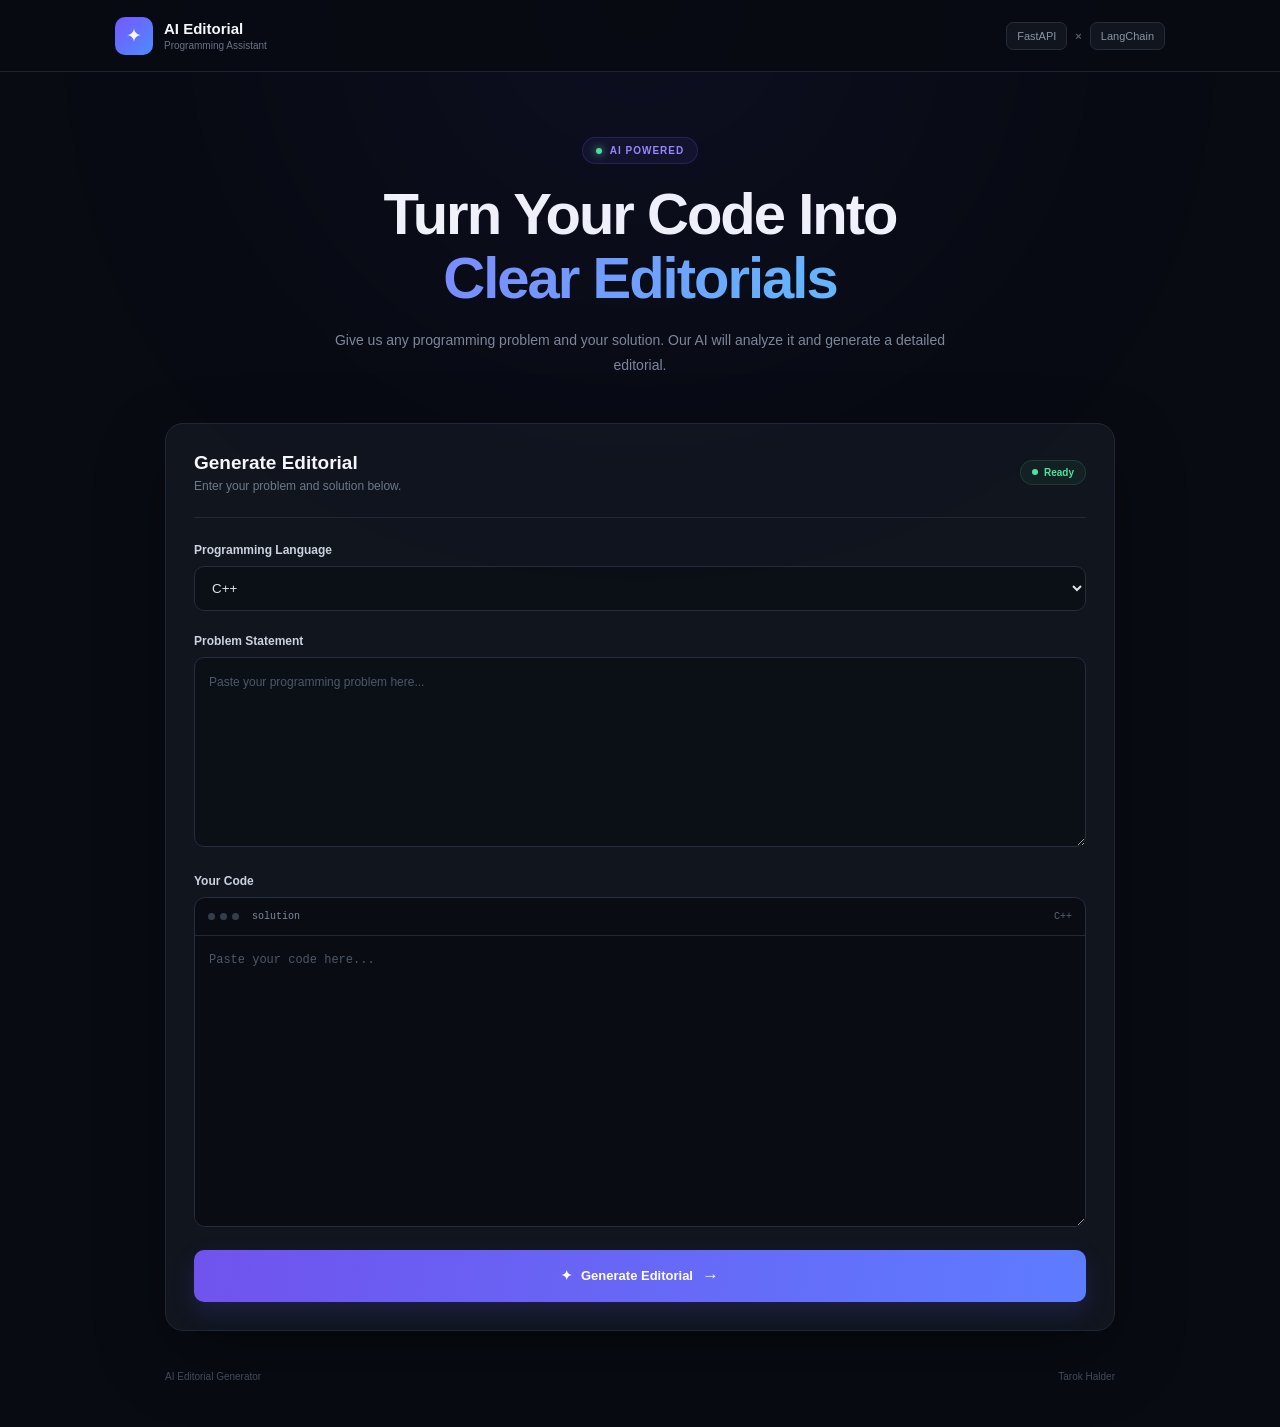
<file: ai-editorial-generator/frontend/index.html>
<!DOCTYPE html>
<html lang="en">
<head>
    <meta charset="UTF-8">
    <meta name="viewport" content="width=device-width, initial-scale=1.0">
    <title>AI Editorial Generator</title>
    <link rel="stylesheet" href="style.css">
</head>
<body>

    <nav class="navbar">
        <div class="nav-content">
            <div class="logo">
                <div class="logo-icon">✦</div>
                <div>
                    <h2>AI Editorial</h2>
                    <span>Programming Assistant</span>
                </div>
            </div>

            <div class="stack">
                <span>FastAPI</span>
                <b>×</b>
                <span>LangChain</span>
            </div>
        </div>
    </nav>

    <main class="container">

        <section class="hero">
            <div class="badge">
                <span class="dot"></span>
                AI POWERED
            </div>

            <h1>
                Turn Your Code Into
                <span>Clear Editorials</span>
            </h1>

            <p>
                Give us any programming problem and your solution.
                Our AI will analyze it and generate a detailed editorial.
            </p>
        </section>

        <section class="editor-card">

            <div class="card-header">
                <div>
                    <h2>Generate Editorial</h2>
                    <p>Enter your problem and solution below.</p>
                </div>

                <div class="ready">
                    <span></span>
                    Ready
                </div>
            </div>

            <div class="field language-field">
                <label for="language">Programming Language</label>

                <select id="language">
                    <option value="C++">C++</option>
                    <option value="Python">Python</option>
                    <option value="Java">Java</option>
                    <option value="JavaScript">JavaScript</option>
                    <option value="Go">Go</option>
                    <option value="Rust">Rust</option>
                </select>
            </div>

            <div class="field">
                <label for="problem">Problem Statement</label>

                <textarea
                    id="problem"
                    placeholder="Paste your programming problem here..."
                ></textarea>
            </div>

            <div class="field">
                <label for="code">Your Code</label>

                <div class="code-box">
                    <div class="code-header">
                        <div class="circles">
                            <span></span>
                            <span></span>
                            <span></span>
                        </div>

                        <div class="filename">
                            solution
                        </div>

                        <div class="language-label">
                            C++
                        </div>
                    </div>

                    <textarea
                        id="code"
                        class="code-input"
                        placeholder="Paste your code here..."
                    ></textarea>
                </div>
            </div>

            <button id="generateBtn" type="button">
                <span>✦</span>
                Generate Editorial
                <strong>→</strong>
            </button>

        </section>

        <section id="loading" class="loading hidden">
            <div class="spinner"></div>

            <div>
                <h3>Generating Editorial</h3>
                <p>AI is analyzing your solution...</p>
            </div>
        </section>

        <section id="output" class="output hidden">

            <div class="output-header">
                <div class="output-badge">
                    ✦ GENERATED EDITORIAL
                </div>

                <h2>Your Solution Explained</h2>
            </div>

            <div class="result-card">
                <div class="result-title">
                    <span>01</span>
                    <h3>Approach</h3>
                </div>

                <p id="approach"></p>
            </div>

            <div class="result-card">
                <div class="result-title">
                    <span>02</span>
                    <h3>Algorithm</h3>
                </div>

                <ul id="algorithm"></ul>
            </div>

            <div class="result-card">
                <div class="result-title">
                    <span>03</span>
                    <h3>Why It Works</h3>
                </div>

                <p id="whyWorks"></p>
            </div>

            <div class="result-card">
                <div class="result-title">
                    <span>04</span>
                    <h3>Complexity</h3>
                </div>

                <p id="complexity"></p>
            </div>

            <div class="result-card">
                <div class="result-title">
                    <span>05</span>
                    <h3>Code Explanation</h3>
                </div>

                <p id="codeExplanation"></p>
            </div>

            <div class="result-card">
                <div class="result-title">
                    <span>06</span>
                    <h3>Common Mistakes</h3>
                </div>

                <ul id="mistakes"></ul>
            </div>

            <div class="result-card">
                <div class="result-title">
                    <span>07</span>
                    <h3>Alternative Approach</h3>
                </div>

                <p id="alternative"></p>
            </div>

        </section>

        <footer>
            <span>AI Editorial Generator</span>
            <span>Tarok Halder</span>
        </footer>

    </main>

    <script src="script.js"></script>

</body>
</html>
</file>
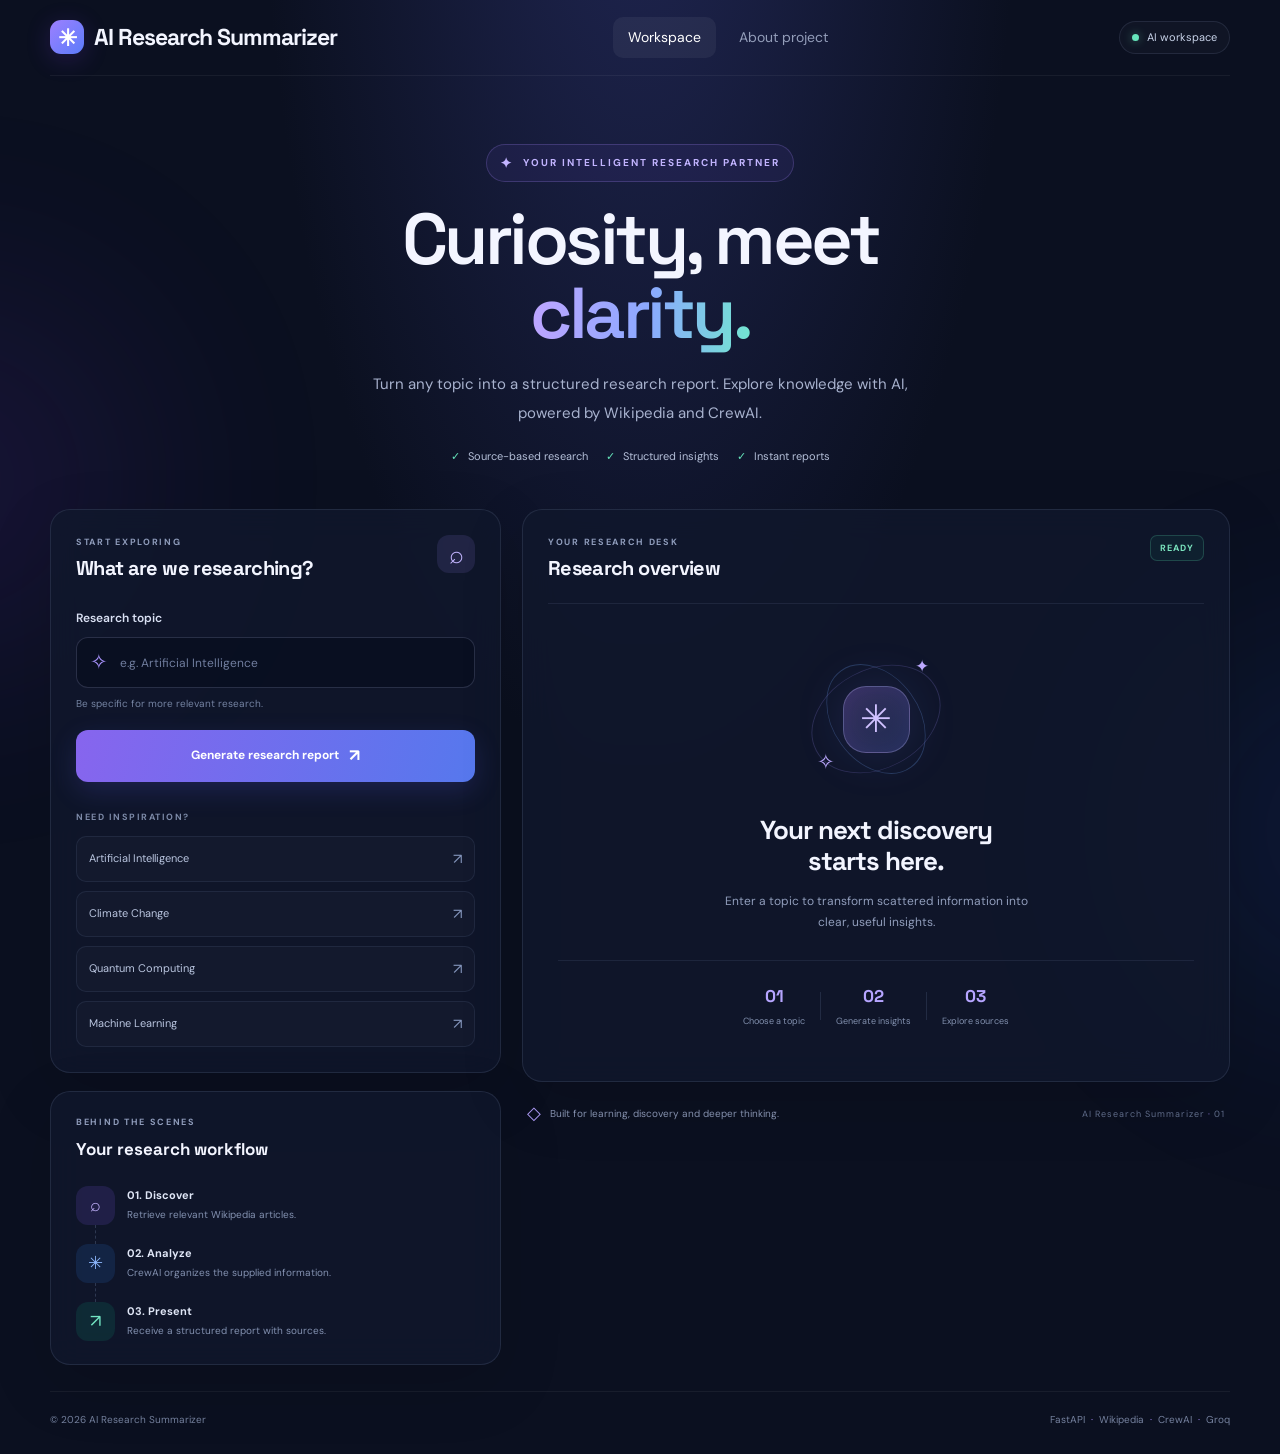
<file: research-summarizer/frontend/index.html>
<!DOCTYPE html>
<html lang="en">
<head>
    <meta charset="UTF-8">
    <meta name="viewport" content="width=device-width, initial-scale=1.0">
    <meta name="theme-color" content="#0b1020">
    <meta name="description" content="An AI-powered research assistant using Wikipedia, CrewAI and Groq.">
    <title>AI Research Summarizer — Research Workspace</title>

    <link rel="preconnect" href="https://fonts.googleapis.com">
    <link rel="preconnect" href="https://fonts.gstatic.com" crossorigin>
    <link href="https://fonts.googleapis.com/css2?family=DM+Sans:wght@400;500;600;700&family=Space+Grotesk:wght@400;500;600;700&display=swap" rel="stylesheet">
    <link rel="stylesheet" href="style.css">
</head>
<body>
    <div class="ambient ambient-one"></div>
    <div class="ambient ambient-two"></div>

    <header class="topbar">
        <a class="brand" href="index.html">
            <span class="brand-icon">✳</span>
            <span>AI Research Summarizer</span>
        </a>

        <nav class="nav-links">
            <a class="nav-active" href="index.html">Workspace</a>
            <a href="about.html">About project</a>
        </nav>

        <div class="status-pill">
            <span class="status-dot"></span>
            AI workspace
        </div>
    </header>

    <main class="page-shell">
        <section class="hero">
            <div class="eyebrow">
                <span class="eyebrow-icon">✦</span>
                YOUR INTELLIGENT RESEARCH PARTNER
            </div>

            <h1>Curiosity, meet<br><span class="gradient-text">clarity.</span></h1>

            <p class="hero-description">
                Turn any topic into a structured research report.
                Explore knowledge with AI, powered by Wikipedia and CrewAI.
            </p>

            <div class="hero-meta">
                <span><span class="meta-check">✓</span> Source-based research</span>
                <span><span class="meta-check">✓</span> Structured insights</span>
                <span><span class="meta-check">✓</span> Instant reports</span>
            </div>
        </section>

        <section class="workspace-grid">
            <aside class="left-column">
                <div class="panel search-panel">
                    <div class="panel-heading">
                        <div>
                            <div class="section-kicker">START EXPLORING</div>
                            <h2>What are we researching?</h2>
                        </div>
                        <span class="heading-icon">⌕</span>
                    </div>

                    <form id="research-form">
                        <label for="topic">Research topic</label>

                        <div class="input-wrap">
                            <span class="input-icon">✧</span>
                            <input
                                id="topic"
                                name="topic"
                                type="text"
                                minlength="3"
                                maxlength="200"
                                placeholder="e.g. Artificial Intelligence"
                                autocomplete="off"
                                required
                            >
                        </div>

                        <p class="field-hint">
                            Be specific for more relevant research.
                        </p>

                        <button class="primary-button" type="submit" id="research-button">
                            <span id="button-label">Generate research report</span>
                            <span class="button-arrow">↗</span>
                        </button>
                    </form>

                    <div class="suggestions">
                        <div class="suggestion-title">NEED INSPIRATION?</div>

                        <button class="topic-chip" type="button" data-topic="Artificial Intelligence">
                            Artificial Intelligence <span>↗</span>
                        </button>

                        <button class="topic-chip" type="button" data-topic="Climate Change">
                            Climate Change <span>↗</span>
                        </button>

                        <button class="topic-chip" type="button" data-topic="Quantum Computing">
                            Quantum Computing <span>↗</span>
                        </button>

                        <button class="topic-chip" type="button" data-topic="Machine Learning">
                            Machine Learning <span>↗</span>
                        </button>
                    </div>
                </div>

                <div class="panel workflow-panel">
                    <div class="section-kicker">BEHIND THE SCENES</div>
                    <h3>Your research workflow</h3>

                    <div class="workflow-step">
                        <div class="step-icon step-purple">⌕</div>
                        <div class="step-copy">
                            <strong>01. Discover</strong>
                            <p>Retrieve relevant Wikipedia articles.</p>
                        </div>
                    </div>

                    <div class="workflow-line"></div>

                    <div class="workflow-step">
                        <div class="step-icon step-blue">✳</div>
                        <div class="step-copy">
                            <strong>02. Analyze</strong>
                            <p>CrewAI organizes the supplied information.</p>
                        </div>
                    </div>

                    <div class="workflow-line"></div>

                    <div class="workflow-step">
                        <div class="step-icon step-green">↗</div>
                        <div class="step-copy">
                            <strong>03. Present</strong>
                            <p>Receive a structured report with sources.</p>
                        </div>
                    </div>
                </div>
            </aside>

            <section class="right-column">
                <div class="panel report-panel">
                    <div class="report-topbar">
                        <div>
                            <div class="section-kicker">YOUR RESEARCH DESK</div>
                            <h2 id="report-heading">Research overview</h2>
                        </div>

                        <span class="report-badge" id="report-badge">READY</span>
                    </div>

                    <div id="welcome-state" class="welcome-state">
                        <div class="orbit">
                            <div class="orbit-ring"></div>
                            <div class="orbit-ring orbit-ring-two"></div>
                            <div class="orbit-core">✳</div>
                            <span class="orbit-star star-one">✦</span>
                            <span class="orbit-star star-two">✧</span>
                        </div>

                        <h3>Your next discovery<br>starts here.</h3>

                        <p>
                            Enter a topic to transform scattered information
                            into clear, useful insights.
                        </p>

                        <div class="welcome-mini-stats">
                            <div>
                                <strong>01</strong>
                                <span>Choose a topic</span>
                            </div>

                            <div class="mini-divider"></div>

                            <div>
                                <strong>02</strong>
                                <span>Generate insights</span>
                            </div>

                            <div class="mini-divider"></div>

                            <div>
                                <strong>03</strong>
                                <span>Explore sources</span>
                            </div>
                        </div>
                    </div>

                    <div id="loading-state" class="loading-state hidden">
                        <div class="loader-orbit"><span>✳</span></div>

                        <h3 id="loading-title">Research in progress</h3>

                        <p id="loading-message">
                            Collecting relevant knowledge...
                        </p>

                        <div class="loading-track">
                            <span></span>
                        </div>

                        <p class="loading-note">
                            Complex topics may take a little longer.
                        </p>
                    </div>

                    <div id="error-state" class="error-state hidden">
                        <div class="error-icon">!</div>

                        <h3>We couldn't finish this research</h3>

                        <p id="error-message">Please try again.</p>

                        <button
                            type="button"
                            class="secondary-button"
                            id="retry-button"
                        >
                            Try again ↻
                        </button>
                    </div>

                    <div id="result-state" class="result-state hidden">
                        <div class="result-summary">
                            <div class="result-label">RESEARCH TOPIC</div>

                            <h3 id="result-topic"></h3>

                            <div class="result-metadata">
                                <span class="metadata-dot"></span>

                                <span id="result-source-count">
                                    0 sources found
                                </span>

                                <span class="metadata-separator">·</span>

                                <span>AI-generated report</span>
                            </div>
                        </div>

                        <div class="report-actions">
                            <span class="section-kicker">FINAL REPORT</span>

                            <button
                                id="copy-button"
                                class="secondary-button"
                                type="button"
                            >
                                ▢ Copy report
                            </button>
                        </div>

                        <article
                            id="report-content"
                            class="report-content"
                        ></article>

                        <div class="sources-heading">
                            <div>
                                <div class="section-kicker">EXPLORE FURTHER</div>
                                <h3>Research sources</h3>
                            </div>

                            <span
                                id="sources-count-badge"
                                class="count-badge"
                            >
                                0
                            </span>
                        </div>

                        <div id="sources-list" class="sources-list"></div>

                        <p class="source-disclaimer">
                            AI-generated summaries can contain errors.
                            Check the original sources for important details.
                        </p>
                    </div>
                </div>

                <div class="bottom-note">
                    <span class="note-shield">◇</span>

                    <span>
                        Built for learning, discovery and deeper thinking.
                    </span>

                    <span class="note-right">
                        AI Research Summarizer <span>·</span> 01
                    </span>
                </div>
            </section>
        </section>

        <footer class="footer">
            <span>© 2026 AI Research Summarizer</span>

            <span>
                FastAPI
                <span class="footer-dot">·</span>
                Wikipedia
                <span class="footer-dot">·</span>
                CrewAI
                <span class="footer-dot">·</span>
                Groq
            </span>
        </footer>
    </main>

    <script src="script.js"></script>
</body>
</html>
</file>
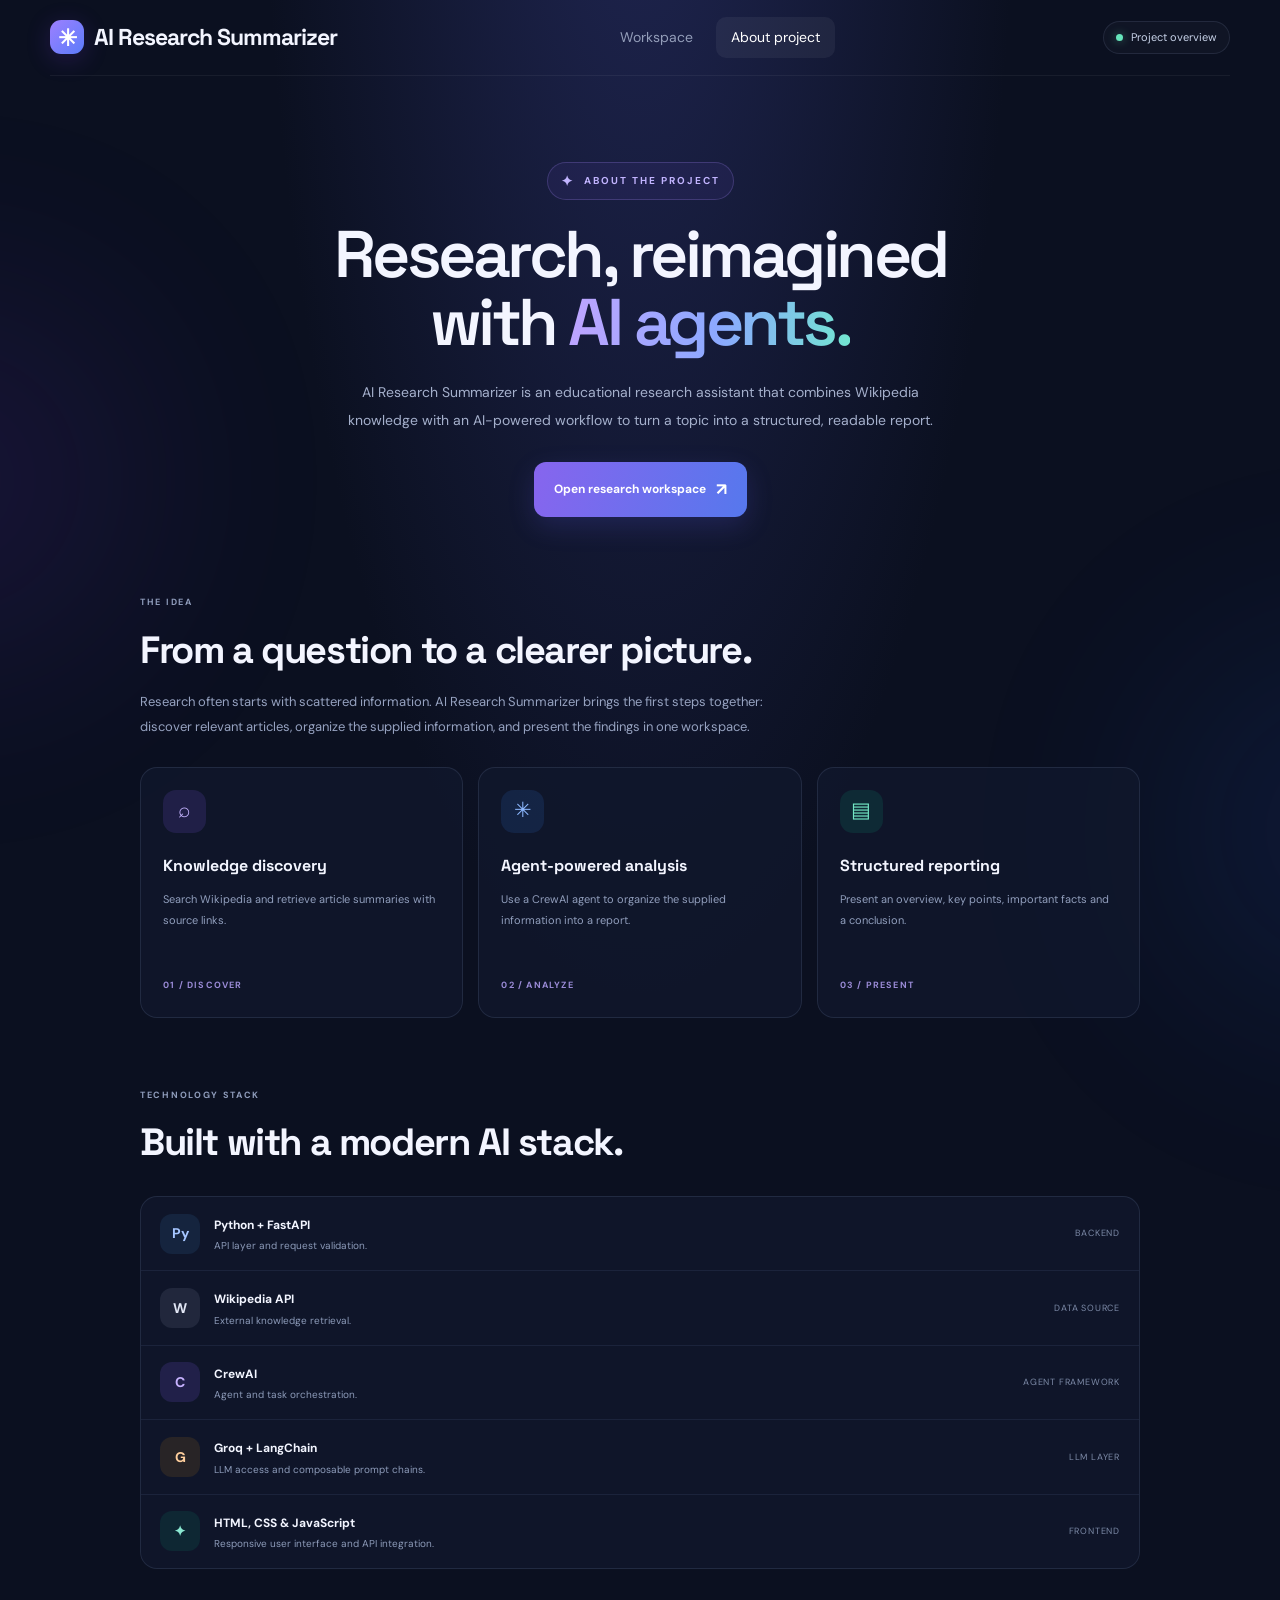
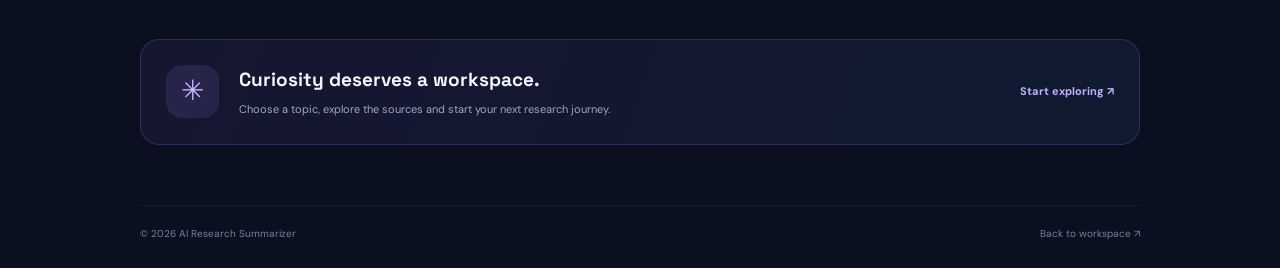
<file: research-summarizer/frontend/about.html>
<!DOCTYPE html>
<html lang="en">
<head>
    <meta charset="UTF-8">
    <meta name="viewport" content="width=device-width, initial-scale=1.0">
    <meta name="theme-color" content="#0b1020">
    <title>About AI Research Summarizer — Research Workspace</title>

    <link rel="preconnect" href="https://fonts.googleapis.com">
    <link href="https://fonts.googleapis.com/css2?family=DM+Sans:wght@400;500;600;700&family=Space+Grotesk:wght@400;500;600;700&display=swap" rel="stylesheet">
    <link rel="stylesheet" href="style.css">
</head>
<body>
    <div class="ambient ambient-one"></div>
    <div class="ambient ambient-two"></div>

    <header class="topbar">
        <a class="brand" href="index.html">
            <span class="brand-icon">✳</span>
            <span>AI Research Summarizer</span>
        </a>

        <nav class="nav-links">
            <a href="index.html">Workspace</a>
            <a class="nav-active" href="about.html">About project</a>
        </nav>

        <div class="status-pill">
            <span class="status-dot"></span>
            Project overview
        </div>
    </header>

    <main class="about-shell">
        <section class="about-hero">
            <div class="eyebrow">
                <span class="eyebrow-icon">✦</span>
                ABOUT THE PROJECT
            </div>

            <h1>Research, reimagined<br>with <span class="gradient-text">AI agents.</span></h1>

            <p>
                AI Research Summarizer is an educational research assistant
                that combines Wikipedia knowledge with an AI-powered workflow
                to turn a topic into a structured, readable report.
            </p>

            <a class="primary-button about-cta" href="index.html">
                Open research workspace <span class="button-arrow">↗</span>
            </a>
        </section>

        <section class="about-section">
            <div class="section-kicker">THE IDEA</div>
            <h2>From a question to a clearer picture.</h2>

            <p class="section-description">
                Research often starts with scattered information.
                AI Research Summarizer brings the first steps together:
                discover relevant articles, organize the supplied information,
                and present the findings in one workspace.
            </p>

            <div class="feature-grid">
                <article class="feature-card">
                    <div class="feature-icon feature-purple">⌕</div>
                    <h3>Knowledge discovery</h3>
                    <p>Search Wikipedia and retrieve article summaries with source links.</p>
                    <span class="feature-number">01 / DISCOVER</span>
                </article>

                <article class="feature-card">
                    <div class="feature-icon feature-blue">✳</div>
                    <h3>Agent-powered analysis</h3>
                    <p>Use a CrewAI agent to organize the supplied information into a report.</p>
                    <span class="feature-number">02 / ANALYZE</span>
                </article>

                <article class="feature-card">
                    <div class="feature-icon feature-green">▤</div>
                    <h3>Structured reporting</h3>
                    <p>Present an overview, key points, important facts and a conclusion.</p>
                    <span class="feature-number">03 / PRESENT</span>
                </article>
            </div>
        </section>

        <section class="about-section">
            <div class="section-kicker">TECHNOLOGY STACK</div>
            <h2>Built with a modern AI stack.</h2>

            <div class="tech-list">
                <div class="tech-row">
                    <span class="tech-symbol tech-python">Py</span>
                    <div>
                        <strong>Python + FastAPI</strong>
                        <p>API layer and request validation.</p>
                    </div>
                    <span class="tech-category">BACKEND</span>
                </div>

                <div class="tech-row">
                    <span class="tech-symbol tech-wiki">W</span>
                    <div>
                        <strong>Wikipedia API</strong>
                        <p>External knowledge retrieval.</p>
                    </div>
                    <span class="tech-category">DATA SOURCE</span>
                </div>

                <div class="tech-row">
                    <span class="tech-symbol tech-crew">C</span>
                    <div>
                        <strong>CrewAI</strong>
                        <p>Agent and task orchestration.</p>
                    </div>
                    <span class="tech-category">AGENT FRAMEWORK</span>
                </div>

                <div class="tech-row">
                    <span class="tech-symbol tech-groq">G</span>
                    <div>
                        <strong>Groq + LangChain</strong>
                        <p>LLM access and composable prompt chains.</p>
                    </div>
                    <span class="tech-category">LLM LAYER</span>
                </div>

                <div class="tech-row">
                    <span class="tech-symbol tech-web">✦</span>
                    <div>
                        <strong>HTML, CSS & JavaScript</strong>
                        <p>Responsive user interface and API integration.</p>
                    </div>
                    <span class="tech-category">FRONTEND</span>
                </div>
            </div>
        </section>

        <section class="about-callout">
            <div class="callout-star">✳</div>

            <div>
                <h2>Curiosity deserves a workspace.</h2>
                <p>Choose a topic, explore the sources and start your next research journey.</p>
            </div>

            <a href="index.html" class="callout-link">Start exploring ↗</a>
        </section>

        <footer class="footer">
            <span>© 2026 AI Research Summarizer</span>
            <a href="index.html">Back to workspace ↗</a>
        </footer>
    </main>
</body>
</html>
</file>
<file: ai-editorial-generator/frontend/style.css>
* {
    margin: 0;
    padding: 0;
    box-sizing: border-box;
}

body {
    font-family: Arial, sans-serif;
    background: #080b12;
    color: #f5f7fb;
    min-height: 100vh;
}

body::before {
    content: "";
    position: fixed;
    width: 500px;
    height: 500px;
    background: #6246ea;
    border-radius: 50%;
    filter: blur(180px);
    opacity: 0.12;
    top: -250px;
    left: 50%;
    transform: translateX(-50%);
    pointer-events: none;
}

.navbar {
    height: 72px;
    border-bottom: 1px solid #1c2330;
    background: rgba(8, 11, 18, 0.9);
    position: relative;
    z-index: 10;
}

.nav-content {
    width: 92%;
    max-width: 1050px;
    height: 100%;
    margin: auto;
    display: flex;
    align-items: center;
    justify-content: space-between;
}

.logo {
    display: flex;
    align-items: center;
    gap: 11px;
}

.logo-icon {
    width: 38px;
    height: 38px;
    display: flex;
    align-items: center;
    justify-content: center;
    border-radius: 10px;
    background: linear-gradient(135deg, #7657ff, #4d8cff);
    font-size: 19px;
}

.logo h2 {
    font-size: 15px;
    font-weight: 700;
}

.logo span {
    display: block;
    color: #697386;
    font-size: 10px;
    margin-top: 3px;
}

.stack {
    display: flex;
    align-items: center;
    gap: 8px;
    color: #8a94a6;
    font-size: 11px;
}

.stack span {
    padding: 7px 10px;
    border: 1px solid #252d3b;
    border-radius: 7px;
    background: #10151e;
}

.stack b {
    color: #535d6d;
}

.container {
    width: 92%;
    max-width: 950px;
    margin: auto;
    padding: 65px 0 45px;
}

.hero {
    text-align: center;
    margin-bottom: 45px;
}

.badge {
    display: inline-flex;
    align-items: center;
    gap: 8px;
    padding: 7px 13px;
    border-radius: 30px;
    background: rgba(116, 86, 255, 0.08);
    border: 1px solid rgba(116, 86, 255, 0.22);
    color: #9b8aff;
    font-size: 10px;
    font-weight: 700;
    letter-spacing: 1px;
    margin-bottom: 18px;
}

.dot {
    width: 6px;
    height: 6px;
    border-radius: 50%;
    background: #4ee49c;
    box-shadow: 0 0 8px #4ee49c;
}

.hero h1 {
    font-size: clamp(38px, 6vw, 58px);
    line-height: 1.1;
    letter-spacing: -2px;
    margin-bottom: 18px;
}

.hero h1 span {
    display: block;
    background: linear-gradient(100deg, #8b70ff, #54d8ff);
    -webkit-background-clip: text;
    background-clip: text;
    color: transparent;
}

.hero p {
    max-width: 620px;
    margin: auto;
    color: #7e899b;
    font-size: 14px;
    line-height: 1.8;
}

.editor-card {
    background: #10151e;
    border: 1px solid #202837;
    border-radius: 18px;
    padding: 28px;
    box-shadow: 0 25px 70px rgba(0, 0, 0, 0.3);
}

.card-header {
    display: flex;
    justify-content: space-between;
    align-items: center;
    padding-bottom: 24px;
    margin-bottom: 25px;
    border-bottom: 1px solid #202735;
}

.card-header h2 {
    font-size: 19px;
    margin-bottom: 5px;
}

.card-header p {
    color: #6e798b;
    font-size: 12px;
}

.ready {
    display: flex;
    align-items: center;
    gap: 6px;
    padding: 6px 11px;
    border-radius: 20px;
    background: rgba(78, 228, 156, 0.06);
    border: 1px solid rgba(78, 228, 156, 0.15);
    color: #4ee49c;
    font-size: 10px;
    font-weight: 600;
}

.ready span {
    width: 6px;
    height: 6px;
    background: #4ee49c;
    border-radius: 50%;
}

.field {
    margin-bottom: 23px;
}

.field label {
    display: block;
    margin-bottom: 9px;
    color: #cbd3df;
    font-size: 12px;
    font-weight: 600;
}

select,
textarea {
    width: 100%;
    outline: none;
    border: 1px solid #252e3d;
    background: #0b0f16;
    color: #dbe2ed;
    border-radius: 10px;
    transition: 0.2s;
}

select:focus,
textarea:focus {
    border-color: #7258e9;
    box-shadow: 0 0 0 3px rgba(114, 88, 233, 0.08);
}

select {
    height: 45px;
    padding: 0 13px;
    cursor: pointer;
}

textarea {
    height: 190px;
    padding: 14px;
    resize: vertical;
    font-family: Arial, sans-serif;
    font-size: 12px;
    line-height: 1.7;
}

textarea::placeholder {
    color: #4d5869;
}

.code-box {
    border: 1px solid #252e3d;
    border-radius: 11px;
    overflow: hidden;
    background: #090d13;
}

.code-header {
    height: 38px;
    display: flex;
    align-items: center;
    padding: 0 13px;
    border-bottom: 1px solid #202735;
    color: #657083;
    font-family: monospace;
    font-size: 10px;
}

.circles {
    display: flex;
    gap: 5px;
    margin-right: 13px;
}

.circles span {
    width: 7px;
    height: 7px;
    border-radius: 50%;
    background: #343d4b;
}

.filename {
    color: #7e899b;
}

.language-label {
    margin-left: auto;
    color: #586476;
}

.code-input {
    display: block;
    height: 290px;
    min-height: 290px;
    border: none;
    border-radius: 0;
    background: #090d13;
    color: #d8e2f0;
    font-family: "Courier New", monospace;
    font-size: 12px;
    line-height: 1.7;
}

.code-input:focus {
    border: none;
    box-shadow: none;
}

button {
    width: 100%;
    height: 52px;
    border: none;
    border-radius: 10px;
    background: linear-gradient(100deg, #7053ed, #5e7cff);
    color: white;
    font-size: 13px;
    font-weight: 700;
    cursor: pointer;
    display: flex;
    align-items: center;
    justify-content: center;
    gap: 9px;
    transition: 0.2s;
    box-shadow: 0 10px 25px rgba(92, 78, 220, 0.2);
}

button:hover {
    transform: translateY(-2px);
    box-shadow: 0 14px 30px rgba(92, 78, 220, 0.3);
}

button:active {
    transform: translateY(0);
}

button:disabled {
    opacity: 0.5;
    cursor: not-allowed;
    transform: none;
}

button strong {
    font-size: 17px;
    font-weight: 400;
}

.loading {
    margin-top: 20px;
    padding: 18px;
    background: #10151e;
    border: 1px solid #202837;
    border-radius: 12px;
    display: flex;
    align-items: center;
    justify-content: center;
    gap: 13px;
}

.loading h3 {
    font-size: 12px;
}

.loading p {
    color: #697486;
    font-size: 10px;
    margin-top: 3px;
}

.spinner {
    width: 22px;
    height: 22px;
    border: 2px solid #303949;
    border-top-color: #8068ff;
    border-radius: 50%;
    animation: spin 0.8s linear infinite;
}

@keyframes spin {
    to {
        transform: rotate(360deg);
    }
}

.hidden {
    display: none !important;
}

.output {
    margin-top: 60px;
}

.output-header {
    margin-bottom: 25px;
}

.output-badge {
    color: #9a88ff;
    font-size: 10px;
    font-weight: 700;
    letter-spacing: 1px;
    margin-bottom: 9px;
}

.output-header h2 {
    font-size: 27px;
    letter-spacing: -0.7px;
}

.result-card {
    padding: 25px;
    margin-bottom: 14px;
    background: #10151e;
    border: 1px solid #202837;
    border-radius: 14px;
}

.result-card:hover {
    border-color: #30394a;
}

.result-title {
    display: flex;
    align-items: center;
    gap: 11px;
    margin-bottom: 15px;
}

.result-title span {
    width: 29px;
    height: 29px;
    display: flex;
    align-items: center;
    justify-content: center;
    background: rgba(116, 86, 255, 0.09);
    border: 1px solid rgba(116, 86, 255, 0.15);
    border-radius: 7px;
    color: #9a88ff;
    font-size: 9px;
    font-weight: 700;
}

.result-title h3 {
    font-size: 15px;
}

.result-card p {
    color: #9aa5b5;
    font-size: 12px;
    line-height: 1.9;
    white-space: pre-wrap;
}

.result-card ul {
    padding-left: 21px;
    color: #9aa5b5;
}

.result-card li {
    font-size: 12px;
    line-height: 1.8;
    margin-bottom: 7px;
}

footer {
    padding-top: 40px;
    display: flex;
    justify-content: space-between;
    color: #414b5a;
    font-size: 10px;
}

@media (max-width: 700px) {
    .container {
        padding-top: 45px;
    }

    .stack {
        display: none;
    }

    .editor-card {
        padding: 20px;
    }

    .card-header {
        align-items: flex-start;
    }

    .ready {
        display: none;
    }

    .hero h1 {
        letter-spacing: -1px;
    }

    footer {
        flex-direction: column;
        gap: 8px;
    }
}

@media (max-width: 450px) {
    .logo span {
        display: none;
    }

    .hero p {
        font-size: 12px;
    }

    .editor-card {
        padding: 16px;
    }
}
</file>
<file: research-summarizer/frontend/style.css>
:root {
    --bg: #0b1020;
    --panel: rgba(17, 24, 44, 0.82);
    --panel-solid: #11182c;
    --panel-light: #171f38;
    --border: rgba(159, 177, 225, 0.13);
    --text: #f3f5ff;
    --muted: #939db9;
    --purple: #a78bfa;
    --blue: #76a9ff;
    --green: #66e5bb;
    --radius: 20px;
}

* {
    box-sizing: border-box;
}

html {
    scroll-behavior: smooth;
}

body {
    margin: 0;
    min-height: 100vh;
    color: var(--text);
    background:
        radial-gradient(ellipse at 50% -15%, #202653 0%, transparent 42%),
        var(--bg);
    font-family: "DM Sans", sans-serif;
    font-size: 14px;
    line-height: 1.6;
    overflow-x: hidden;
}

button,
input {
    font: inherit;
}

button,
a {
    -webkit-tap-highlight-color: transparent;
}

a {
    color: inherit;
    text-decoration: none;
}

button {
    color: inherit;
}

.ambient {
    position: fixed;
    width: 360px;
    height: 360px;
    border-radius: 50%;
    filter: blur(120px);
    opacity: 0.13;
    pointer-events: none;
    z-index: -1;
}

.ambient-one {
    background: #7c3aed;
    top: 300px;
    left: -230px;
}

.ambient-two {
    background: #2563eb;
    right: -250px;
    top: 650px;
}

.topbar {
    width: min(1180px, calc(100% - 48px));
    min-height: 76px;
    margin: auto;
    display: flex;
    align-items: center;
    justify-content: space-between;
    gap: 24px;
    border-bottom: 1px solid rgba(255, 255, 255, 0.055);
}

.brand {
    display: inline-flex;
    align-items: center;
    gap: 10px;
    font-family: "Space Grotesk", sans-serif;
    font-size: 23px;
    font-weight: 700;
    letter-spacing: -1px;
}

.brand-icon {
    display: grid;
    place-items: center;
    width: 34px;
    height: 34px;
    border-radius: 11px;
    background: linear-gradient(135deg, #9d80ff, #5b7cfa);
    color: white;
    font-size: 23px;
    box-shadow: 0 5px 24px #7c3aed36;
}

.brand-light {
    color: #a5b4fc;
    font-weight: 400;
}

.nav-links {
    display: flex;
    align-items: center;
    gap: 8px;
}

.nav-links a {
    color: var(--muted);
    padding: 9px 15px;
    border-radius: 10px;
    transition: 0.2s ease;
}

.nav-links a:hover,
.nav-links .nav-active {
    color: white;
    background: rgba(255, 255, 255, 0.055);
}

.status-pill {
    display: flex;
    align-items: center;
    gap: 8px;
    color: #c8d3e9;
    border: 1px solid var(--border);
    background: rgba(255, 255, 255, 0.025);
    border-radius: 30px;
    padding: 7px 12px;
    font-size: 11px;
    white-space: nowrap;
}

.status-dot,
.metadata-dot {
    width: 7px;
    height: 7px;
    background: var(--green);
    border-radius: 50%;
    box-shadow: 0 0 10px #66e5bb75;
}

.page-shell,
.about-shell {
    width: min(1180px, calc(100% - 48px));
    margin: auto;
}

.hero {
    text-align: center;
    padding: 68px 0 43px;
}

.eyebrow {
    display: inline-flex;
    align-items: center;
    gap: 9px;
    color: #c2b4ff;
    font-size: 10px;
    letter-spacing: 2px;
    font-weight: 700;
    border: 1px solid rgba(167, 139, 250, 0.23);
    background: rgba(139, 92, 246, 0.075);
    border-radius: 30px;
    padding: 7px 13px;
}

.eyebrow-icon {
    font-size: 14px;
}

.hero h1,
.about-hero h1 {
    margin: 21px 0 13px;
    font-family: "Space Grotesk", sans-serif;
    font-size: clamp(43px, 6.2vw, 72px);
    line-height: 1.02;
    letter-spacing: -3.5px;
    font-weight: 600;
}

.gradient-text {
    background: linear-gradient(95deg, #bba5ff 5%, #8ba9ff 54%, #72e6d0 100%);
    background-clip: text;
    -webkit-background-clip: text;
    color: transparent;
}

.hero-description {
    max-width: 570px;
    margin: 20px auto 21px;
    color: #a8b2ce;
    font-size: 15px;
    line-height: 1.9;
}

.hero-meta {
    display: flex;
    flex-wrap: wrap;
    justify-content: center;
    gap: 18px;
    color: #b4bfd8;
    font-size: 11px;
}

.meta-check {
    color: var(--green);
    margin-right: 5px;
}

.workspace-grid {
    display: grid;
    grid-template-columns: 0.86fr 1.35fr;
    align-items: start;
    gap: 21px;
}

.left-column,
.right-column {
    min-width: 0;
}

.left-column {
    display: grid;
    gap: 18px;
}

.panel {
    border: 1px solid var(--border);
    background: var(--panel);
    border-radius: var(--radius);
    box-shadow: 0 20px 65px rgba(0, 0, 0, 0.13);
    backdrop-filter: blur(16px);
}

.search-panel {
    padding: 25px;
}

.panel-heading,
.report-topbar {
    display: flex;
    align-items: flex-start;
    justify-content: space-between;
    gap: 12px;
}

.section-kicker {
    color: #8f9cbb;
    font-size: 9px;
    font-weight: 700;
    letter-spacing: 1.7px;
}

.panel h2,
.report-topbar h2 {
    margin: 6px 0 0;
    font-family: "Space Grotesk", sans-serif;
    font-size: 20px;
    letter-spacing: -0.65px;
    line-height: 1.35;
}

.heading-icon {
    display: grid;
    place-items: center;
    width: 38px;
    height: 38px;
    flex-shrink: 0;
    border-radius: 12px;
    color: #c3b5ff;
    background: rgba(167, 139, 250, 0.12);
    font-size: 25px;
}

#research-form {
    margin-top: 27px;
}

#research-form label {
    display: block;
    margin-bottom: 9px;
    color: #d9e0f3;
    font-size: 12px;
    font-weight: 600;
}

.input-wrap {
    display: flex;
    align-items: center;
    gap: 10px;
    border: 1px solid rgba(163, 177, 218, 0.2);
    border-radius: 12px;
    padding: 0 13px;
    background: rgba(5, 10, 24, 0.47);
    transition: border-color 0.2s, box-shadow 0.2s;
}

.input-wrap:focus-within {
    border-color: #9982f4;
    box-shadow: 0 0 0 3px #8b5cf61c;
}

.input-icon {
    color: #aa94ff;
    font-size: 21px;
}

.input-wrap input {
    width: 100%;
    min-width: 0;
    height: 49px;
    outline: none;
    border: 0;
    color: white;
    background: transparent;
    font-size: 12px;
}

.input-wrap input::placeholder {
    color: #707d9e;
}

.field-hint {
    color: #7583a2;
    font-size: 10px;
    margin: 8px 0 18px;
}

.primary-button {
    width: 100%;
    min-height: 49px;
    display: inline-flex;
    align-items: center;
    justify-content: center;
    gap: 10px;
    border: 0;
    border-radius: 12px;
    padding: 12px 17px;
    color: white;
    background: linear-gradient(105deg, #8765ee, #5678ed);
    box-shadow: 0 9px 27px rgba(94, 92, 233, 0.19);
    font-size: 12px;
    font-weight: 700;
    cursor: pointer;
    transition: transform 0.2s, filter 0.2s, box-shadow 0.2s;
}

.primary-button:hover {
    transform: translateY(-2px);
    filter: brightness(1.1);
    box-shadow: 0 12px 32px rgba(94, 92, 233, 0.3);
}

.primary-button:disabled {
    opacity: 0.7;
    cursor: wait;
    transform: none;
}

.button-arrow {
    font-size: 17px;
}

.suggestions {
    margin-top: 28px;
    display: grid;
    gap: 9px;
}

.suggestion-title {
    color: #7d8aa8;
    font-size: 9px;
    font-weight: 700;
    letter-spacing: 1.5px;
    margin-bottom: 3px;
}

.topic-chip {
    display: flex;
    justify-content: space-between;
    align-items: center;
    gap: 10px;
    width: 100%;
    border: 1px solid rgba(159, 177, 225, 0.1);
    border-radius: 10px;
    padding: 10px 12px;
    color: #bac5df;
    background: rgba(255, 255, 255, 0.018);
    text-align: left;
    font-size: 11px;
    cursor: pointer;
    transition: 0.2s ease;
}

.topic-chip span {
    color: #8495bb;
    font-size: 15px;
}

.topic-chip:hover {
    color: white;
    border-color: #a78bfa50;
    background: rgba(167, 139, 250, 0.07);
}

.workflow-panel {
    padding: 23px 25px;
}

.workflow-panel h3 {
    font-family: "Space Grotesk", sans-serif;
    font-size: 17px;
    margin: 7px 0 22px;
}

.workflow-step {
    display: flex;
    align-items: center;
    gap: 12px;
}

.step-icon {
    display: grid;
    place-items: center;
    width: 39px;
    height: 39px;
    border-radius: 12px;
    flex-shrink: 0;
    font-size: 18px;
}

.step-purple,
.feature-purple {
    color: #c5b4ff;
    background: rgba(139, 92, 246, 0.14);
}

.step-blue,
.feature-blue {
    color: #8eb9ff;
    background: rgba(59, 130, 246, 0.13);
}

.step-green,
.feature-green {
    color: #73e6c4;
    background: rgba(16, 185, 129, 0.12);
}

.step-copy strong {
    display: block;
    color: #e0e6f6;
    font-size: 11px;
}

.step-copy p {
    color: #8491b0;
    font-size: 10px;
    margin: 3px 0 0;
    line-height: 1.6;
}

.workflow-line {
    height: 19px;
    margin-left: 19px;
    border-left: 1px dashed rgba(152, 167, 208, 0.24);
}

.report-panel {
    padding: 25px;
    min-height: 570px;
}

.report-topbar {
    padding-bottom: 21px;
    border-bottom: 1px solid rgba(159, 177, 225, 0.1);
}

.report-badge {
    border: 1px solid rgba(102, 229, 187, 0.2);
    color: #7be5bf;
    background: rgba(16, 185, 129, 0.07);
    padding: 5px 9px;
    border-radius: 7px;
    font-size: 9px;
    font-weight: 700;
    letter-spacing: 1px;
}

.welcome-state {
    text-align: center;
    padding: 42px 10px 28px;
}

.orbit {
    width: 146px;
    height: 146px;
    position: relative;
    display: grid;
    place-items: center;
    margin: 0 auto 23px;
}

.orbit-ring {
    position: absolute;
    inset: 5px;
    border: 1px solid rgba(167, 139, 250, 0.2);
    border-radius: 50%;
    transform: rotate(-28deg) scaleY(0.73);
}

.orbit-ring-two {
    inset: 13px;
    border-color: rgba(118, 169, 255, 0.24);
    transform: rotate(54deg) scaleY(0.72);
}

.orbit-core {
    width: 67px;
    height: 67px;
    display: grid;
    place-items: center;
    border: 1px solid rgba(191, 176, 255, 0.32);
    border-radius: 23px;
    background: linear-gradient(135deg, #35305d, #202d53);
    color: #d0c1ff;
    font-size: 38px;
    box-shadow: 0 0 50px #8170f528, inset 0 0 22px #8b5cf61a;
}

.orbit-star {
    position: absolute;
    color: #bda9ff;
}

.star-one {
    top: 7px;
    right: 20px;
    font-size: 17px;
}

.star-two {
    bottom: 13px;
    left: 14px;
    font-size: 21px;
}

.welcome-state h3 {
    font-family: "Space Grotesk", sans-serif;
    font-size: 26px;
    letter-spacing: -1px;
    line-height: 1.2;
    margin: 0;
}

.welcome-state > p {
    max-width: 330px;
    margin: 13px auto 26px;
    color: #919dbb;
    font-size: 12px;
    line-height: 1.8;
}

.welcome-mini-stats {
    display: flex;
    align-items: center;
    justify-content: center;
    gap: 15px;
    padding-top: 22px;
    border-top: 1px solid rgba(159, 177, 225, 0.1);
}

.welcome-mini-stats div:not(.mini-divider) {
    display: grid;
    gap: 4px;
}

.welcome-mini-stats strong {
    font-family: "Space Grotesk", sans-serif;
    font-size: 17px;
    color: #b6a5ff;
}

.welcome-mini-stats span {
    color: #8390ae;
    font-size: 9px;
}

.mini-divider {
    width: 1px;
    height: 28px;
    background: rgba(159, 177, 225, 0.14);
}

.hidden {
    display: none !important;
}

.loading-state {
    min-height: 430px;
    display: flex;
    flex-direction: column;
    align-items: center;
    justify-content: center;
    text-align: center;
}

.loader-orbit {
    width: 72px;
    height: 72px;
    display: grid;
    place-items: center;
    border-radius: 50%;
    border: 2px solid #a78bfa2e;
    border-top-color: #a78bfa;
    animation: spin 1.2s linear infinite;
    margin-bottom: 23px;
}

.loader-orbit span {
    font-size: 31px;
    color: #c3b4ff;
    animation: spin 1.2s linear infinite reverse;
}

.loading-state h3,
.error-state h3 {
    font-family: "Space Grotesk", sans-serif;
    font-size: 22px;
    margin: 0;
}

.loading-state > p {
    color: var(--muted);
    font-size: 12px;
}

.loading-track {
    width: min(270px, 90%);
    height: 4px;
    background: #202944;
    border-radius: 5px;
    overflow: hidden;
    margin-top: 13px;
}

.loading-track span {
    display: block;
    width: 40%;
    height: 100%;
    border-radius: 5px;
    background: linear-gradient(90deg, #8b5cf6, #76a9ff, #66e5bb);
    animation: progress 2s ease-in-out infinite alternate;
}

.loading-note {
    font-size: 10px !important;
    margin-top: 17px;
}

@keyframes spin {
    to { transform: rotate(360deg); }
}

@keyframes progress {
    from { transform: translateX(-5%); }
    to { transform: translateX(155%); }
}

.error-state {
    text-align: center;
    padding: 65px 10px;
}

.error-icon {
    width: 45px;
    height: 45px;
    display: grid;
    place-items: center;
    margin: 0 auto 17px;
    border-radius: 50%;
    color: #ff9ca9;
    background: rgba(244, 63, 94, 0.12);
    font-size: 23px;
}

.error-state p {
    max-width: 360px;
    margin: 12px auto 20px;
    color: #a4aec8;
    overflow-wrap: anywhere;
}

.secondary-button {
    border: 1px solid var(--border);
    background: rgba(255, 255, 255, 0.035);
    color: #dbe3f6;
    border-radius: 9px;
    padding: 8px 12px;
    font-size: 10px;
    font-weight: 600;
    cursor: pointer;
    transition: 0.2s;
}

.secondary-button:hover {
    border-color: #a78bfa60;
    background: rgba(167, 139, 250, 0.08);
}

.result-summary {
    padding: 24px 0 21px;
}

.result-label {
    color: #8b9abe;
    font-size: 9px;
    letter-spacing: 1.5px;
    font-weight: 700;
}

.result-summary h3 {
    font-family: "Space Grotesk", sans-serif;
    font-size: 26px;
    letter-spacing: -0.8px;
    overflow-wrap: anywhere;
    margin: 7px 0 11px;
}

.result-metadata {
    display: flex;
    flex-wrap: wrap;
    align-items: center;
    gap: 8px;
    color: #8e9bb9;
    font-size: 10px;
}

.metadata-dot {
    width: 6px;
    height: 6px;
}

.metadata-separator {
    color: #54617e;
}

.report-actions {
    display: flex;
    align-items: center;
    justify-content: space-between;
    gap: 12px;
    border-top: 1px solid var(--border);
    padding: 17px 0;
}

.report-content {
    border: 1px solid rgba(159, 177, 225, 0.11);
    border-radius: 13px;
    background: rgba(5, 10, 24, 0.3);
    padding: 20px;
    color: #c5cee3;
    font-size: 12px;
    line-height: 1.95;
    white-space: pre-wrap;
    overflow-wrap: anywhere;
}

.report-content h2 {
    font-family: "Space Grotesk", sans-serif;
    color: #c2b2ff;
    font-size: 17px;
    letter-spacing: -0.3px;
    margin: 19px 0 7px;
}

.report-content h2:first-child {
    margin-top: 0;
}

.report-content p {
    margin: 0 0 12px;
}

.sources-heading {
    display: flex;
    align-items: center;
    justify-content: space-between;
    gap: 12px;
    margin: 27px 0 14px;
}

.sources-heading h3 {
    font-family: "Space Grotesk", sans-serif;
    font-size: 18px;
    margin: 4px 0 0;
}

.count-badge {
    display: grid;
    place-items: center;
    min-width: 29px;
    height: 29px;
    border-radius: 9px;
    color: #c7b9ff;
    background: rgba(167, 139, 250, 0.12);
    font-size: 11px;
}

.sources-list {
    display: grid;
    gap: 10px;
}

.source-card {
    display: flex;
    align-items: flex-start;
    gap: 12px;
    padding: 14px;
    border: 1px solid var(--border);
    border-radius: 12px;
    background: rgba(255, 255, 255, 0.018);
    transition: border-color 0.2s, background 0.2s;
}

.source-card:hover {
    border-color: #8b9dce55;
    background: rgba(255, 255, 255, 0.035);
}

.source-number {
    display: grid;
    place-items: center;
    flex-shrink: 0;
    width: 33px;
    height: 33px;
    border-radius: 10px;
    color: #c3b3ff;
    background: rgba(139, 92, 246, 0.12);
    font-size: 11px;
    font-weight: 700;
}

.source-info {
    flex: 1;
    min-width: 0;
}

.source-info h4 {
    font-size: 12px;
    color: #e6ebfa;
    margin: 0 0 5px;
    line-height: 1.5;
}

.source-info p {
    font-size: 10px;
    color: #8f9cba;
    line-height: 1.7;
    margin: 0;
    overflow-wrap: anywhere;
}

.source-link {
    display: inline-block;
    margin-top: 8px;
    color: #9dbaff;
    font-size: 10px;
}

.source-link:hover {
    color: #c6d7ff;
    text-decoration: underline;
}

.source-disclaimer {
    color: #7785a3;
    font-size: 10px;
    margin: 17px 0 0;
    line-height: 1.8;
}

.bottom-note {
    display: flex;
    align-items: center;
    gap: 9px;
    color: #8b97b5;
    font-size: 10px;
    padding: 17px 5px;
}

.note-shield {
    color: #b4a1ff;
    font-size: 18px;
}

.note-right {
    margin-left: auto;
    font-size: 9px;
    letter-spacing: 1px;
    color: #64718f;
}

.note-right span {
    color: #a78bfa;
}

.footer {
    display: flex;
    justify-content: space-between;
    align-items: center;
    gap: 15px;
    margin-top: 26px;
    padding: 20px 0 26px;
    border-top: 1px solid rgba(255, 255, 255, 0.055);
    color: #75819e;
    font-size: 10px;
}

.footer-dot {
    color: #a78bfa;
    padding: 0 3px;
}

/* About page */

.about-shell {
    max-width: 1000px;
}

.about-hero {
    text-align: center;
    padding: 86px 0 78px;
}

.about-hero h1 {
    font-size: clamp(43px, 6vw, 66px);
}

.about-hero > p {
    max-width: 620px;
    margin: 22px auto 28px;
    color: #a5b0cc;
    font-size: 14px;
    line-height: 2;
}

.about-cta {
    width: auto;
    display: inline-flex;
    padding: 14px 20px;
}

.about-section {
    margin: 0 0 70px;
}

.about-section > h2 {
    font-family: "Space Grotesk", sans-serif;
    font-size: clamp(27px, 4vw, 38px);
    letter-spacing: -1.4px;
    margin: 10px 0;
}

.section-description {
    max-width: 670px;
    color: #96a2c0;
    font-size: 13px;
    line-height: 1.9;
    margin: 0 0 27px;
}

.feature-grid {
    display: grid;
    grid-template-columns: repeat(3, 1fr);
    gap: 15px;
    margin-top: 27px;
}

.feature-card {
    border: 1px solid var(--border);
    border-radius: 17px;
    padding: 22px;
    background: var(--panel);
    transition: transform 0.2s, border-color 0.2s;
}

.feature-card:hover {
    transform: translateY(-4px);
    border-color: #a78bfa4d;
}

.feature-icon {
    display: grid;
    place-items: center;
    width: 43px;
    height: 43px;
    border-radius: 13px;
    font-size: 21px;
}

.feature-card h3 {
    font-family: "Space Grotesk", sans-serif;
    font-size: 16px;
    margin: 20px 0 8px;
}

.feature-card p {
    color: #929fbd;
    font-size: 11px;
    line-height: 1.9;
    min-height: 64px;
}

.feature-number {
    display: inline-block;
    margin-top: 14px;
    color: #9b8bd7;
    font-size: 9px;
    font-weight: 700;
    letter-spacing: 1.2px;
}

.tech-list {
    margin-top: 23px;
    border: 1px solid var(--border);
    border-radius: 17px;
    overflow: hidden;
    background: var(--panel);
}

.tech-row {
    display: flex;
    align-items: center;
    gap: 14px;
    padding: 16px 19px;
    border-bottom: 1px solid rgba(159, 177, 225, 0.09);
}

.tech-row:last-child {
    border-bottom: 0;
}

.tech-symbol {
    display: grid;
    place-items: center;
    width: 40px;
    height: 40px;
    flex-shrink: 0;
    border-radius: 12px;
    font-size: 14px;
    font-weight: 700;
}

.tech-python { color: #a6c6ff; background: #3869a32c; }
.tech-wiki { color: #e2e7f5; background: #d8deef17; }
.tech-crew { color: #c7b2ff; background: #8b5cf626; }
.tech-groq { color: #ffcf9d; background: #f59e0b1c; }
.tech-web { color: #8be8d2; background: #10b9811c; }

.tech-row > div {
    flex: 1;
}

.tech-row strong {
    font-size: 12px;
}

.tech-row p {
    margin: 3px 0 0;
    color: #8e9bb9;
    font-size: 10px;
}

.tech-category {
    color: #7e8aa7;
    font-size: 9px;
    letter-spacing: 0.8px;
    text-align: right;
}

.about-callout {
    display: flex;
    align-items: center;
    gap: 20px;
    padding: 25px;
    border: 1px solid rgba(167, 139, 250, 0.2);
    border-radius: 19px;
    background: linear-gradient(110deg, #28204b66, #172c4a66);
    margin-bottom: 60px;
}

.callout-star {
    display: grid;
    place-items: center;
    flex-shrink: 0;
    width: 53px;
    height: 53px;
    border-radius: 16px;
    background: #a78bfa20;
    color: #c5b3ff;
    font-size: 28px;
}

.about-callout > div:nth-child(2) {
    flex: 1;
}

.about-callout h2 {
    font-family: "Space Grotesk", sans-serif;
    font-size: 19px;
    margin: 0;
}

.about-callout p {
    color: #9ba8c6;
    font-size: 11px;
    margin: 6px 0 0;
}

.callout-link {
    white-space: nowrap;
    color: #c2b2ff;
    font-size: 11px;
    font-weight: 700;
}

.callout-link:hover {
    color: white;
}

@media (max-width: 900px) {
    .workspace-grid {
        grid-template-columns: 1fr;
    }

    .left-column {
        grid-template-columns: 1fr 1fr;
        align-items: stretch;
    }

    .report-panel {
        min-height: auto;
    }

    .welcome-state {
        padding-top: 34px;
    }

    .about-hero {
        padding: 65px 0;
    }
}

@media (max-width: 620px) {
    .topbar,
    .page-shell,
    .about-shell {
        width: calc(100% - 30px);
    }

    .topbar {
        min-height: 67px;
        gap: 9px;
    }

    .brand {
        font-size: 20px;
        gap: 7px;
    }

    .brand-icon {
        width: 30px;
        height: 30px;
        font-size: 20px;
    }

    .nav-links {
        gap: 1px;
    }

    .nav-links a {
        font-size: 10px;
        padding: 8px;
    }

    .status-pill {
        display: none;
    }

    .hero {
        padding: 53px 0 32px;
    }

    .hero h1,
    .about-hero h1 {
        font-size: 48px;
        letter-spacing: -2.5px;
    }

    .hero-description {
        font-size: 12px;
        padding: 0 5px;
    }

    .hero-meta {
        gap: 9px 14px;
        font-size: 9px;
    }

    .left-column {
        grid-template-columns: 1fr;
    }

    .search-panel,
    .workflow-panel,
    .report-panel {
        padding: 20px;
    }

    .panel h2,
    .report-topbar h2 {
        font-size: 18px;
    }

    .welcome-state {
        padding: 37px 0 20px;
    }

    .welcome-state h3 {
        font-size: 23px;
    }

    .welcome-mini-stats {
        gap: 9px;
    }

    .welcome-mini-stats span {
        font-size: 8px;
    }

    .report-content {
        padding: 15px;
    }

    .bottom-note {
        align-items: flex-start;
        font-size: 9px;
    }

    .footer {
        align-items: flex-start;
        flex-direction: column;
        gap: 8px;
    }

    .feature-grid {
        grid-template-columns: 1fr;
    }

    .feature-card p {
        min-height: auto;
    }

    .about-hero {
        padding: 58px 0 62px;
    }

    .about-section {
        margin-bottom: 50px;
    }

    .tech-row {
        gap: 10px;
        padding: 13px 11px;
    }

    .tech-symbol {
        width: 34px;
        height: 34px;
    }

    .tech-category {
        display: none;
    }

    .about-callout {
        flex-wrap: wrap;
        padding: 19px;
    }

    .about-callout h2 {
        font-size: 17px;
    }

    .callout-link {
        margin-left: 72px;
    }
}

@media (prefers-reduced-motion: reduce) {
    *,
    *::before,
    *::after {
        scroll-behavior: auto !important;
        animation-duration: 0.01ms !important;
        animation-iteration-count: 1 !important;
        transition-duration: 0.01ms !important;
    }
}
</file>
